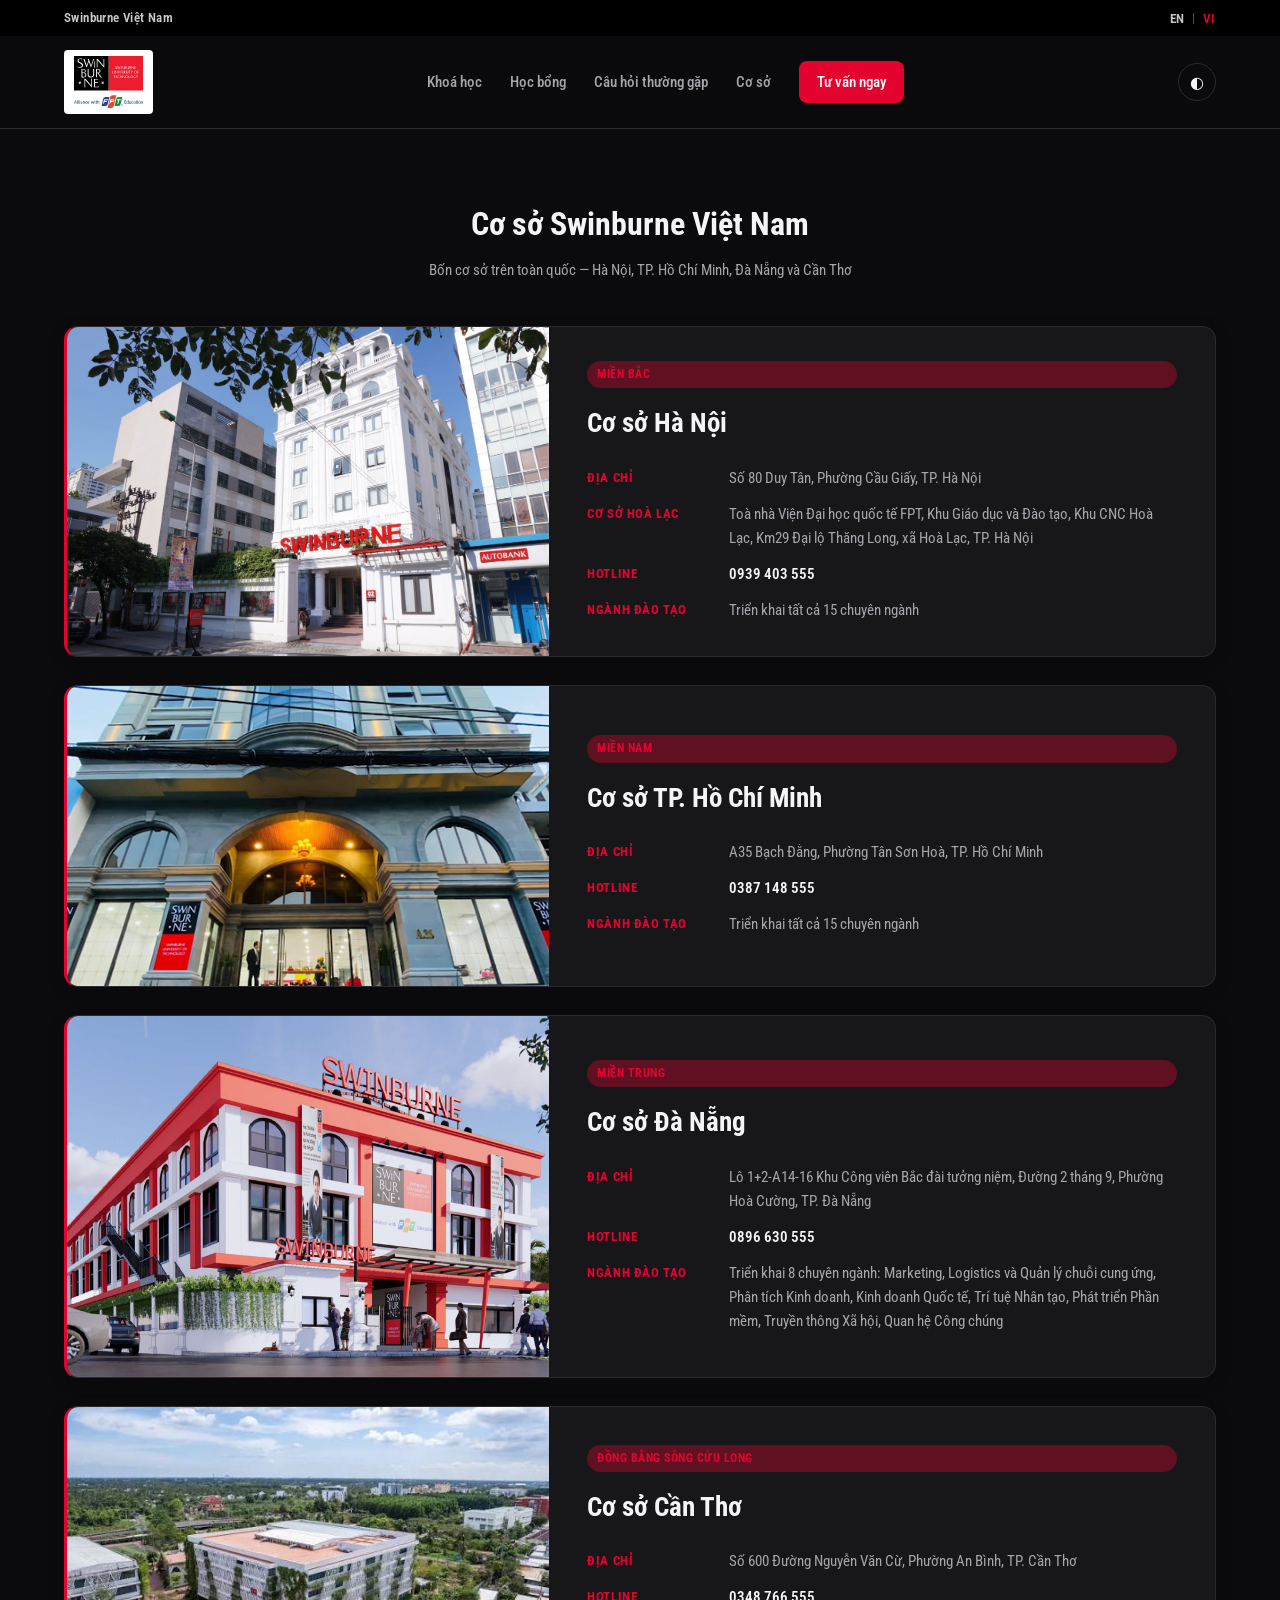
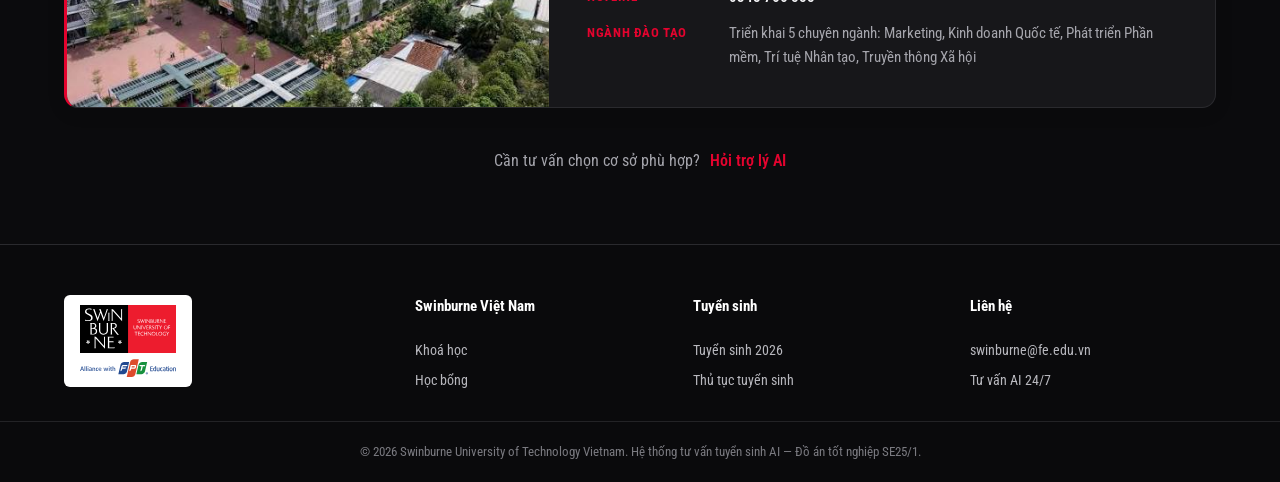
<file: frontend/campuses.html>
<!DOCTYPE html>
<html lang="vi" data-theme="dark">
<head>
<meta charset="UTF-8">
<meta name="viewport" content="width=device-width, initial-scale=1.0">
<title data-i18n="page.title.campus">Cơ sở | Swinburne Việt Nam</title>
<link rel="stylesheet" href="style.css?v=2">
</head>
<body>

  <!-- ===== TOP UTILITY BAR ===== -->
  <div class="utility-bar">
    <div class="utility-bar__inner">
      <span class="utility-bar__brand" data-i18n="util.brand">Swinburne Việt Nam</span>
      <span class="utility-bar__lang" id="langSwitch">
        <button type="button" class="lang-btn" data-lang="en">EN</button>
        <span class="lang-sep">|</span>
        <button type="button" class="lang-btn" data-lang="vi">VI</button>
      </span>
    </div>
  </div>

  <!-- ===== HEADER / NAVBAR ===== -->
  <header class="navbar">
    <div class="navbar__inner">
      <a href="index.html" class="brand">
        <img src="assets/logo-swinburne.svg" alt="Swinburne Vietnam" class="brand__logo">
      </a>

      <nav class="nav-links" id="navLinks">
        <a href="index.html#programs" data-i18n="nav.programs">Khoá học</a>
        <a href="index.html#scholarships" data-i18n="nav.scholarships">Học bổng</a>
        <a href="index.html#faq" data-i18n="nav.faq">Câu hỏi thường gặp</a>
        <a href="campuses.html" data-i18n="util.campus">Cơ sở</a>
        <a href="index.html#chat" class="nav-cta" data-i18n="nav.cta">Tư vấn ngay</a>
      </nav>

      <div class="navbar__controls">
        <button id="themeToggle" class="theme-toggle"
                data-i18n-aria="theme.aria" data-i18n-title="theme.title"
                aria-label="Chuyển chế độ sáng/tối" title="Sáng / Tối">
          <span class="theme-toggle__icon">◐</span>
        </button>
        <button id="menuToggle" class="menu-toggle" data-i18n-aria="menu.aria" aria-label="Mở menu">
          <span></span><span></span><span></span>
        </button>
      </div>
    </div>
  </header>

  <!-- ===== CAMPUSES ===== -->
  <section class="campuses" id="campuses">
    <h1 class="section__title" data-i18n="campus.title">Cơ sở Swinburne Việt Nam</h1>
    <p class="section__subtitle" data-i18n="campus.subtitle">Bốn cơ sở trên toàn quốc — Hà Nội, TP. Hồ Chí Minh, Đà Nẵng và Cần Thơ</p>

    <div class="campus-list">

      <article class="campus-card">
        <div class="campus-card__media">
          <img src="assets/Swinburne-Ha_Noi.jpg" alt="Swinburne Việt Nam — Cơ sở Hà Nội">
        </div>
        <div class="campus-card__body">
          <span class="card__tag" data-i18n="campus.tagNorth">Miền Bắc</span>
          <h2 data-i18n="campus.hanoi">Cơ sở Hà Nội</h2>
          <dl class="campus-info">
            <dt data-i18n="campus.address">Địa chỉ</dt>
            <dd>Số 80 Duy Tân, Phường Cầu Giấy, TP. Hà Nội</dd>

            <dt data-i18n="campus.branch">Cơ sở Hoà Lạc</dt>
            <dd>Toà nhà Viện Đại học quốc tế FPT, Khu Giáo dục và Đào tạo, Khu CNC Hoà Lạc, Km29 Đại lộ Thăng Long, xã Hoà Lạc, TP. Hà Nội</dd>

            <dt data-i18n="campus.hotline">Hotline</dt>
            <dd><a href="tel:+84939403555">0939 403 555</a></dd>

            <dt data-i18n="campus.majors">Ngành đào tạo</dt>
            <dd data-i18n="campus.allMajors">Triển khai tất cả 15 chuyên ngành</dd>
          </dl>
        </div>
      </article>

      <article class="campus-card">
        <div class="campus-card__media">
          <img src="assets/Swinburne-Ho_Chi_Minh.png" alt="Swinburne Việt Nam — Cơ sở TP. Hồ Chí Minh">
        </div>
        <div class="campus-card__body">
          <span class="card__tag" data-i18n="campus.tagSouth">Miền Nam</span>
          <h2 data-i18n="campus.hcm">Cơ sở TP. Hồ Chí Minh</h2>
          <dl class="campus-info">
            <dt data-i18n="campus.address">Địa chỉ</dt>
            <dd>A35 Bạch Đằng, Phường Tân Sơn Hoà, TP. Hồ Chí Minh</dd>

            <dt data-i18n="campus.hotline">Hotline</dt>
            <dd><a href="tel:+84387148555">0387 148 555</a></dd>

            <dt data-i18n="campus.majors">Ngành đào tạo</dt>
            <dd data-i18n="campus.allMajors">Triển khai tất cả 15 chuyên ngành</dd>
          </dl>
        </div>
      </article>

      <article class="campus-card">
        <div class="campus-card__media">
          <img src="assets/Swinburne-Da_Nang.jpg" alt="Swinburne Việt Nam — Cơ sở Đà Nẵng">
        </div>
        <div class="campus-card__body">
          <span class="card__tag" data-i18n="campus.tagCentral">Miền Trung</span>
          <h2 data-i18n="campus.danang">Cơ sở Đà Nẵng</h2>
          <dl class="campus-info">
            <dt data-i18n="campus.address">Địa chỉ</dt>
            <dd>Lô 1+2-A14-16 Khu Công viên Bắc đài tưởng niệm, Đường 2 tháng 9, Phường Hoà Cường, TP. Đà Nẵng</dd>

            <dt data-i18n="campus.hotline">Hotline</dt>
            <dd><a href="tel:+84896630555">0896 630 555</a></dd>

            <dt data-i18n="campus.majors">Ngành đào tạo</dt>
            <dd><span data-i18n="campus.majors8">Triển khai 8 chuyên ngành:</span> Marketing, Logistics và Quản lý chuỗi cung ứng, Phân tích Kinh doanh, Kinh doanh Quốc tế, Trí tuệ Nhân tạo, Phát triển Phần mềm, Truyền thông Xã hội, Quan hệ Công chúng</dd>
          </dl>
        </div>
      </article>

      <article class="campus-card">
        <div class="campus-card__media">
          <img src="assets/Swinburne-Can_Tho.jpg" alt="Swinburne Việt Nam — Cơ sở Cần Thơ">
        </div>
        <div class="campus-card__body">
          <span class="card__tag" data-i18n="campus.tagMekong">Đồng bằng sông Cửu Long</span>
          <h2 data-i18n="campus.cantho">Cơ sở Cần Thơ</h2>
          <dl class="campus-info">
            <dt data-i18n="campus.address">Địa chỉ</dt>
            <dd>Số 600 Đường Nguyễn Văn Cừ, Phường An Bình, TP. Cần Thơ</dd>

            <dt data-i18n="campus.hotline">Hotline</dt>
            <dd><a href="tel:+84348766555">0348 766 555</a></dd>

            <dt data-i18n="campus.majors">Ngành đào tạo</dt>
            <dd><span data-i18n="campus.majors5">Triển khai 5 chuyên ngành:</span> Marketing, Kinh doanh Quốc tế, Phát triển Phần mềm, Trí tuệ Nhân tạo, Truyền thông Xã hội</dd>
          </dl>
        </div>
      </article>

    </div>

    <p class="campus-note">
      <span data-i18n="campus.note">Cần tư vấn chọn cơ sở phù hợp?</span>
      <a href="index.html#chat" data-i18n="campus.noteCta">Hỏi trợ lý AI</a>
    </p>
  </section>

  <!-- ===== FOOTER ===== -->
  <footer class="footer">
    <div class="footer__top">
      <div class="footer__brand">
        <img src="assets/logo-swinburne.svg" alt="Swinburne Vietnam" class="footer__logo">
      </div>

      <div class="footer__col">
        <h4 data-i18n="footer.school">Swinburne Việt Nam</h4>
        <a href="index.html#programs" data-i18n="nav.programs">Khoá học</a>
        <a href="index.html#scholarships" data-i18n="nav.scholarships">Học bổng</a>
      </div>

      <div class="footer__col">
        <h4 data-i18n="footer.admission">Tuyển sinh</h4>
        <a href="#" data-i18n="footer.admission2026">Tuyển sinh 2026</a>
        <a href="#" data-i18n="footer.procedure">Thủ tục tuyển sinh</a>
      </div>

      <div class="footer__col">
        <h4 data-i18n="footer.contact">Liên hệ</h4>
        <a href="mailto:swinburne@fe.edu.vn">swinburne@fe.edu.vn</a>
        <a href="index.html#chat" data-i18n="footer.ai247">Tư vấn AI 24/7</a>
      </div>
    </div>

    <div class="footer__bottom">
      <p data-i18n="footer.copyright">© 2026 Swinburne University of Technology Vietnam. Hệ thống tư vấn tuyển sinh AI — Đồ án tốt nghiệp SE25/1.</p>
    </div>
  </footer>

  <script src="assets/marked.min.js"></script>
  <script src="script.js?v=2"></script>
</body>
</html>
</file>
<file: frontend/style.css>
@import url('https://fonts.googleapis.com/css2?family=Roboto+Condensed:ital,wght@0,400;0,500;0,600;0,700;1,400&display=swap');

/* ============================================
   SWINBURNE AI ADMISSION CONSULTANT — STYLES
   Theme: Đỏ (Swinburne Red) + Đen
   Font: Roboto Condensed (hỗ trợ tiếng Việt)
   Dark mode: nền đen, chữ trắng, nhấn đỏ
   Light mode: nền trắng, chữ đen, nhấn đỏ
   ============================================ */

/* ---------- DESIGN TOKENS ---------- */
:root {
  --swin-red: #E4032E;
  --swin-red-dim: #A8022A;
  --swin-red-glow: rgba(228, 3, 46, 0.35);

  --font-display: 'Roboto Condensed', 'Segoe UI', sans-serif;
  --font-body: 'Roboto Condensed', 'Segoe UI', sans-serif;

  --radius-sm: 8px;
  --radius-md: 14px;
  --radius-lg: 22px;

  --transition: 0.25s ease;
}

[data-theme="dark"] {
  --bg: #0B0B0D;
  --bg-elevated: #17171A;
  --bg-elevated-2: #1F1F23;
  --text-primary: #F5F5F7;
  --text-secondary: #A5A5AC;
  --border: #2A2A2E;
  --shadow: 0 8px 30px rgba(0, 0, 0, 0.5);
}

[data-theme="light"] {
  --bg: #FFFFFF;
  --bg-elevated: #F7F7F8;
  --bg-elevated-2: #EFEFF1;
  --text-primary: #111113;
  --text-secondary: #55555C;
  --border: #E2E2E5;
  --shadow: 0 8px 30px rgba(0, 0, 0, 0.08);
}

/* ---------- RESET ---------- */
* { box-sizing: border-box; margin: 0; padding: 0; }

html { scroll-behavior: smooth; }

body {
  background: var(--bg);
  color: var(--text-primary);
  font-family: var(--font-body);
  line-height: 1.6;
  transition: background var(--transition), color var(--transition);
}

a { color: inherit; text-decoration: none; }
button { font-family: inherit; cursor: pointer; border: none; background: none; color: inherit; }
img { max-width: 100%; display: block; }

a:focus-visible, button:focus-visible, input:focus-visible {
  outline: 2px solid var(--swin-red);
  outline-offset: 2px;
}

/* ---------- UTILITY BAR (dòng menu phụ phía trên, giống trang thật) ---------- */
.utility-bar {
  background: #000;
  color: #C9C9CC;
  font-size: 12.5px;
}

.utility-bar__inner {
  max-width: 1200px;
  margin: 0 auto;
  padding: 8px 24px;
  display: flex;
  gap: 22px;
  align-items: center;
}

.utility-bar__inner a { color: #C9C9CC; transition: color var(--transition); }
.utility-bar__inner a:hover { color: #fff; }

.utility-bar__brand {
  color: #C9C9CC;
  font-weight: 600;
  letter-spacing: 0.4px;
}

.utility-bar__lang {
  margin-left: auto;
  color: #C9C9CC;
  display: inline-flex;
  align-items: center;
  gap: 6px;
}
.lang-sep { color: #55555C; }

.lang-btn {
  background: none;
  border: none;
  padding: 2px 2px;
  color: #C9C9CC;
  font-size: 12.5px;
  font-weight: 600;
  letter-spacing: 0.3px;
  cursor: pointer;
  transition: color var(--transition);
}
.lang-btn:hover { color: #fff; }
.lang-btn.is-active { color: var(--swin-red); }

@media (max-width: 640px) {
  .utility-bar__inner a { display: none; }
  .utility-bar__inner { justify-content: flex-end; padding: 6px 16px; }
}

/* ---------- NAVBAR ---------- */
.navbar {
  position: sticky;
  top: 0;
  z-index: 100;
  background: color-mix(in srgb, var(--bg) 85%, transparent);
  backdrop-filter: blur(12px);
  border-bottom: 1px solid var(--border);
}

.brand__logo {
  height: 64px;
  width: auto;
  background: #fff;
  padding: 6px 10px;
  border-radius: 4px;
}

.navbar__inner {
  max-width: 1200px;
  margin: 0 auto;
  padding: 14px 24px;
  display: flex;
  align-items: center;
  justify-content: space-between;
  gap: 20px;
}

.brand {
  display: flex;
  align-items: center;
  gap: 10px;
  font-family: var(--font-display);
  font-weight: 700;
  letter-spacing: 0.5px;
  white-space: nowrap;
}

.brand__mark {
  width: 34px;
  height: 34px;
  display: grid;
  place-items: center;
  background: var(--swin-red);
  color: #fff;
  border-radius: var(--radius-sm);
  font-size: 18px;
}

.brand__text em { color: var(--swin-red); font-style: normal; }

.nav-links {
  display: flex;
  align-items: center;
  gap: 28px;
  font-size: 15px;
  font-weight: 500;
}

.nav-links a { color: var(--text-secondary); transition: color var(--transition); }
.nav-links a:hover { color: var(--text-primary); }

.nav-cta {
  background: var(--swin-red);
  color: #fff !important;
  padding: 9px 18px;
  border-radius: var(--radius-sm);
  transition: background var(--transition), transform var(--transition);
}
.nav-cta:hover { background: var(--swin-red-dim); transform: translateY(-1px); }

.navbar__controls { display: flex; align-items: center; gap: 10px; }

.theme-toggle {
  width: 38px;
  height: 38px;
  border-radius: 50%;
  border: 1px solid var(--border);
  display: grid;
  place-items: center;
  font-size: 16px;
  transition: border-color var(--transition), transform var(--transition);
}
.theme-toggle:hover { border-color: var(--swin-red); transform: rotate(20deg); }

.menu-toggle {
  display: none;
  flex-direction: column;
  gap: 5px;
  width: 34px;
  height: 34px;
  align-items: center;
  justify-content: center;
}
.menu-toggle span {
  width: 22px;
  height: 2px;
  background: var(--text-primary);
  border-radius: 2px;
}

/* ---------- HERO (2 cột: text trái, ảnh phải — giống trang thật) ---------- */
.hero {
  position: relative;
  max-width: 1200px;
  margin: 0 auto;
  padding: 64px 24px;
  display: grid;
  grid-template-columns: 1fr 1.1fr;
  gap: 48px;
  align-items: center;
  overflow: hidden;
}

.hero__text { position: relative; }

.eyebrow {
  display: inline-block;
  color: var(--swin-red);
  font-weight: 600;
  font-size: 13px;
  letter-spacing: 1.5px;
  text-transform: uppercase;
  margin-bottom: 18px;
}

.hero__title {
  font-family: var(--font-display);
  font-size: clamp(30px, 5vw, 46px);
  font-weight: 700;
  line-height: 1.18;
}

.hero__title-accent { color: var(--swin-red); }

.hero__bullets {
  margin: 22px 0 0;
  list-style: none;
  display: flex;
  flex-direction: column;
  gap: 10px;
}

.hero__bullets li {
  position: relative;
  padding-left: 22px;
  color: var(--text-secondary);
  font-size: 16px;
}
.hero__bullets li::before {
  content: "";
  position: absolute;
  left: 0;
  top: 9px;
  width: 7px;
  height: 7px;
  border-radius: 50%;
  background: var(--swin-red);
}
.hero__bullets strong { color: var(--text-primary); }

.hero__actions {
  margin-top: 32px;
  display: flex;
  gap: 14px;
  flex-wrap: wrap;
}

.hero__media {
  position: relative;
  border-radius: var(--radius-lg);
  overflow: hidden;
  box-shadow: var(--shadow);
  aspect-ratio: 4 / 3;
}
.hero__media img {
  width: 100%;
  height: 100%;
  object-fit: cover;
}
.hero__media::after {
  content: "";
  position: absolute;
  inset: 0;
  background: linear-gradient(135deg, var(--swin-red-glow) 0%, transparent 55%);
  pointer-events: none;
}

/* ---------- WHY CHOOSE US ---------- */
.why-choose {
  width: 100%;
  background: #17171A;
  color: #F5F5F7;
  padding: 100px 24px;
}
[data-theme="light"] .why-choose { background: #16161A; }

.section__title--light { color: #fff; }

.why-choose__grid {
  max-width: 1100px;
  margin: 36px auto 0;
  display: grid;
  grid-template-columns: repeat(5, 1fr);
  gap: 24px;
  text-align: center;
}

.why-item__icon {
  display: block;
  width: 48px;
  height: 48px;
  margin: 0 auto 14px;
  object-fit: contain;
}

.why-item p {
  font-size: 13.5px;
  color: #B8B8BE;
  line-height: 1.5;
}

@media (max-width: 860px) {
  .hero { grid-template-columns: 1fr; }
  .hero__media { order: -1; }
  .why-choose__grid { grid-template-columns: repeat(3, 1fr); }
}
@media (max-width: 480px) {
  .why-choose__grid { grid-template-columns: repeat(2, 1fr); }
}

.btn {
  padding: 13px 26px;
  border-radius: var(--radius-sm);
  font-weight: 600;
  font-size: 15px;
  transition: transform var(--transition), background var(--transition), border-color var(--transition);
  display: inline-block;
}
.btn--primary {
  background: var(--swin-red);
  color: #fff;
}
.btn--primary:hover { background: var(--swin-red-dim); transform: translateY(-2px); }

.btn--ghost {
  border: 1px solid var(--border);
  color: var(--text-primary);
}
.btn--ghost:hover { border-color: var(--swin-red); transform: translateY(-2px); }

/* ---------- SECTIONS SHARED ---------- */
section:not(.hero):not(.why-choose) {
  max-width: 1200px;
  margin: 0 auto;
  padding: 70px 24px;
}

.section__title {
  font-family: var(--font-display);
  font-size: clamp(24px, 4vw, 32px);
  font-weight: 700;
  text-align: center;
}

.section__subtitle {
  text-align: center;
  color: var(--text-secondary);
  margin-top: 8px;
  font-size: 15px;
}

.section__source {
  grid-column: 1 / -1;
  text-align: center;
  color: var(--text-secondary);
  font-size: 13px;
  font-style: italic;
  margin-top: 4px;
}
.section__source a {
  color: var(--accent, #e00);
}

/* ---------- QUICK FAQ CHIPS ---------- */
.quick-faq__grid {
  margin-top: 36px;
  display: grid;
  grid-template-columns: repeat(3, 1fr);
  gap: 14px;
}

.faq-chip {
  display: flex;
  align-items: center;
  gap: 10px;
  padding: 16px 18px;
  background: var(--bg-elevated);
  border: 1px solid var(--border);
  border-radius: var(--radius-md);
  font-size: 15px;
  font-weight: 500;
  text-align: left;
  transition: border-color var(--transition), transform var(--transition), background var(--transition);
}
.faq-chip:hover {
  border-color: var(--swin-red);
  background: var(--bg-elevated-2);
  transform: translateY(-2px);
}
.faq-chip__icon { font-size: 18px; }

/* ---------- CARDS (Programs / Scholarships) ---------- */
.programs__grid,
.scholarships__grid {
  margin-top: 36px;
  display: grid;
  grid-template-columns: repeat(3, 1fr);
  gap: 20px;
}

.card {
  background: var(--bg-elevated);
  border: 1px solid var(--border);
  border-radius: var(--radius-sm);
  padding: 26px;
  box-shadow: 0 4px 18px rgba(0, 0, 0, 0.12);
  transition: transform var(--transition), box-shadow var(--transition);
}
.card:hover {
  transform: translateY(-4px);
  box-shadow: 0 10px 28px rgba(0, 0, 0, 0.18);
}

.card__tag {
  display: inline-block;
  background: var(--swin-red-glow);
  color: var(--swin-red);
  font-size: 12px;
  font-weight: 700;
  letter-spacing: 0.5px;
  text-transform: uppercase;
  padding: 4px 10px;
  border-radius: 20px;
  margin-bottom: 14px;
}

.card h3 { font-family: var(--font-display); font-size: 19px; margin-bottom: 8px; }
.card p { color: var(--text-secondary); font-size: 14.5px; }

.card--accent { border-left: 3px solid var(--swin-red); }

.card .card__value {
  color: var(--swin-red);
  font-weight: 700;
  font-size: 15px;
  margin-bottom: 10px;
}

.card--media {
  padding: 0;
  overflow: hidden;
  border-radius: var(--radius-sm);
  box-shadow: 0 4px 18px rgba(0, 0, 0, 0.12);
}
.card--media .card__media { aspect-ratio: 16/10; overflow: hidden; }
.card--media .card__media img {
  width: 100%; height: 100%; object-fit: cover;
  transition: transform 0.4s ease;
}
.card--media:hover .card__media img { transform: scale(1.06); }
.card--media .card__body { padding: 22px; }
.card--media .card__body p { min-height: 44px; }

.card__link {
  display: inline-flex;
  align-items: center;
  gap: 8px;
  margin-top: 16px;
  padding: 10px 18px;
  background: #2B2B31;
  color: #fff;
  font-size: 13.5px;
  font-weight: 600;
  border-radius: 6px;
  transition: background var(--transition);
}
.card__link:hover { background: var(--swin-red); }
[data-theme="light"] .card__link { background: #22222A; }

/* ---------- CAMPUSES PAGE ---------- */
.campuses {
  max-width: 1500px;
  margin: 0 auto;
  padding: 64px 24px 90px;
}

.campus-list {
  margin-top: 44px;
  display: flex;
  flex-direction: column;
  gap: 28px;
}

.campus-card {
  display: grid;
  grid-template-columns: minmax(320px, 42%) 1fr;
  background: var(--bg-elevated);
  border: 1px solid var(--border);
  border-left: 3px solid var(--swin-red);
  border-radius: var(--radius-md);
  overflow: hidden;
  box-shadow: 0 4px 18px rgba(0, 0, 0, 0.12);
  transition: transform var(--transition), box-shadow var(--transition);
}
.campus-card:hover {
  transform: translateY(-3px);
  box-shadow: 0 12px 32px rgba(0, 0, 0, 0.2);
}

.campus-card__media {
  overflow: hidden;
  min-height: 300px;
}
.campus-card__media img {
  width: 100%;
  height: 100%;
  object-fit: cover;
  transition: transform 0.4s ease;
}
.campus-card:hover .campus-card__media img { transform: scale(1.05); }

.campus-card__body {
  padding: 34px 38px;
  display: flex;
  flex-direction: column;
  justify-content: center;
}

.campus-card__body h2 {
  font-family: var(--font-display);
  font-size: 27px;
  margin-bottom: 20px;
}

.campus-info {
  display: grid;
  grid-template-columns: minmax(120px, auto) 1fr;
  gap: 12px 22px;
  font-size: 15px;
}
.campus-info dt {
  color: var(--swin-red);
  font-weight: 700;
  text-transform: uppercase;
  font-size: 12.5px;
  letter-spacing: 0.6px;
  padding-top: 2px;
}
.campus-info dd { color: var(--text-secondary); }
.campus-info dd a { color: var(--text-primary); font-weight: 600; }
.campus-info dd a:hover { color: var(--swin-red); }

.campus-note {
  margin-top: 40px;
  text-align: center;
  color: var(--text-secondary);
}
.campus-note a {
  color: var(--swin-red);
  font-weight: 600;
  margin-left: 6px;
}
.campus-note a:hover { text-decoration: underline; }

@media (max-width: 900px) {
  .campus-card { grid-template-columns: 1fr; }
  .campus-card__media { min-height: 0; aspect-ratio: 16 / 9; }
  .campus-card__body { padding: 26px 22px; }
  .campus-info { grid-template-columns: 1fr; gap: 4px 0; }
  .campus-info dd { margin-bottom: 12px; }
}

/* ---------- GALLERY ---------- */
.gallery__grid {
  margin-top: 36px;
  display: grid;
  grid-template-columns: repeat(4, 1fr);
  gap: 14px;
}

.gallery__grid img {
  width: 100%;
  aspect-ratio: 4 / 3;
  height: auto;
  object-fit: cover;
  border-radius: var(--radius-md);
  border: 1px solid var(--border);
  transition: transform var(--transition), opacity var(--transition);
}
.gallery__grid img:hover { transform: scale(1.03); opacity: 0.92; }

@media (max-width: 860px) {
  .gallery__grid {
    grid-template-columns: repeat(2, 1fr);
  }
}

/* ---------- CHAT WIDGET ---------- */
.chat-widget {
  position: fixed;
  bottom: 24px;
  right: 24px;
  z-index: 999;
}

.chat-fab {
  width: 60px;
  height: 60px;
  border-radius: 50%;
  background: var(--swin-red);
  color: #fff;
  font-size: 26px;
  display: grid;
  place-items: center;
  box-shadow: 0 6px 22px var(--swin-red-glow);
  transition: transform var(--transition);
}
.chat-fab:hover { transform: scale(1.08); }

.chat-panel {
  position: absolute;
  bottom: 76px;
  right: 0;
  width: 370px;
  max-width: calc(100vw - 32px);
  height: 520px;
  max-height: 70vh;
  background: var(--bg-elevated);
  border: 1px solid var(--border);
  border-radius: var(--radius-lg);
  box-shadow: var(--shadow);
  display: flex;
  flex-direction: column;
  overflow: hidden;
  opacity: 0;
  transform: translateY(16px) scale(0.97);
  pointer-events: none;
  transition: opacity var(--transition), transform var(--transition);
}

.chat-panel.open {
  opacity: 1;
  transform: translateY(0) scale(1);
  pointer-events: auto;
}

.chat-panel__header {
  display: flex;
  align-items: center;
  justify-content: space-between;
  padding: 16px 18px;
  background: var(--swin-red);
  color: #fff;
}

.chat-panel__title {
  display: flex;
  align-items: center;
  gap: 8px;
  font-weight: 600;
  font-size: 15px;
}

.chat-panel__dot {
  width: 8px;
  height: 8px;
  border-radius: 50%;
  background: #4CE072;
  display: inline-block;
}

/* Nhãn cho biết câu trả lời vừa rồi do API nào sinh ra — để thấy được
   cơ chế failover khi demo mà không cần mở log server. */
.chat-panel__provider {
  font-size: 10px;
  font-weight: 600;
  letter-spacing: 0.04em;
  text-transform: uppercase;
  padding: 2px 7px;
  border-radius: 999px;
  background: rgba(255, 255, 255, 0.22);
  color: #fff;
}

.chat-panel__provider[data-provider="openrouter"] { background: #E8912D; }
.chat-panel__provider[data-provider="none"] { background: #444; }

.chat-panel__close { color: #fff; font-size: 16px; opacity: 0.85; }
.chat-panel__close:hover { opacity: 1; }

.chat-panel__messages {
  flex: 1;
  overflow-y: auto;
  padding: 16px;
  display: flex;
  flex-direction: column;
  gap: 12px;
}

.msg {
  max-width: 85%;
  padding: 10px 14px;
  border-radius: var(--radius-md);
  font-size: 14px;
  line-height: 1.5;
}

.msg--bot {
  align-self: flex-start;
  background: var(--bg-elevated-2);
  border-bottom-left-radius: 4px;
}

.msg--user {
  align-self: flex-end;
  background: var(--swin-red);
  color: #fff;
  border-bottom-right-radius: 4px;
}

.chat-panel__suggestions {
  display: flex;
  gap: 8px;
  padding: 0 16px 12px;
  flex-wrap: wrap;
}

.chip {
  font-size: 12.5px;
  padding: 6px 12px;
  border-radius: 20px;
  border: 1px solid var(--border);
  color: var(--text-secondary);
  transition: border-color var(--transition), color var(--transition);
}
.chip:hover { border-color: var(--swin-red); color: var(--text-primary); }

.chat-panel__input {
  display: flex;
  align-items: center;
  gap: 8px;
  padding: 12px;
  border-top: 1px solid var(--border);
}

.chat-panel__input input {
  flex: 1;
  background: var(--bg);
  border: 1px solid var(--border);
  border-radius: 20px;
  padding: 10px 16px;
  color: var(--text-primary);
  font-size: 14px;
}
.chat-panel__input input:focus { outline: none; border-color: var(--swin-red); }

.chat-send {
  width: 38px;
  height: 38px;
  border-radius: 50%;
  background: var(--swin-red);
  color: #fff;
  display: grid;
  place-items: center;
  flex-shrink: 0;
  transition: background var(--transition);
}
.chat-send:hover { background: var(--swin-red-dim); }

/* ---------- FOOTER ---------- */
.footer {
  background: #0A0A0C;
  color: #C9C9CC;
  border-top: 1px solid var(--border);
}

.footer__top {
  max-width: 1200px;
  margin: 0 auto;
  padding: 50px 24px 30px;
  display: grid;
  grid-template-columns: 1.3fr 1fr 1fr 1fr;
  gap: 32px;
}

.footer__logo {
  height: 92px;
  background: #fff;
  padding: 10px 16px;
  border-radius: 6px;
}

.footer__col h4 {
  color: #fff;
  font-size: 14.5px;
  margin-bottom: 14px;
}

.footer__col {
  display: flex;
  flex-direction: column;
  gap: 8px;
  font-size: 13.5px;
}

.footer__col a { color: #B8B8BE; transition: color var(--transition); }
.footer__col a:hover { color: var(--swin-red); }

.footer__bottom {
  border-top: 1px solid #232326;
  padding: 20px 24px;
  text-align: center;
  font-size: 12.5px;
  color: #7A7A80;
}

@media (max-width: 640px) {
  .footer__top { grid-template-columns: 1fr 1fr; }
}
@media (max-width: 400px) {
  .footer__top { grid-template-columns: 1fr; }
}

/* ============================================
   RESPONSIVE — MOBILE
   ============================================ */
@media (max-width: 860px) {
  .programs__grid,
  .scholarships__grid,
  .quick-faq__grid {
    grid-template-columns: repeat(2, 1fr);
  }
}

@media (max-width: 640px) {
  /* Neo vào chính navbar (position: sticky nên nó là mốc định vị), KHÔNG dùng
     toạ độ cứng: chiều cao navbar đổi theo cỡ logo, và vị trí navbar trên màn
     hình cũng đổi khi utility bar cuộn đi mất. top: 100% luôn bám đúng mép dưới
     navbar trong mọi trường hợp. */
  .nav-links {
    position: absolute;
    top: 100%;
    left: 0;
    right: 0;
    background: var(--bg-elevated);
    border-bottom: 1px solid var(--border);
    flex-direction: column;
    align-items: flex-start;
    gap: 0;
    padding: 8px 24px;
    transform: translateY(-120%);
    /* visibility để menu đóng không Tab vào được và không loé qua navbar lúc
       trượt; 0s trễ đúng bằng thời gian transform nên chỉ ẩn sau khi trượt xong. */
    visibility: hidden;
    transition: transform var(--transition), visibility 0s linear 0.25s;
  }
  .nav-links.open {
    transform: translateY(0);
    visibility: visible;
    transition: transform var(--transition), visibility 0s;
  }
  .nav-links a { width: 100%; padding: 14px 0; border-bottom: 1px solid var(--border); }
  .nav-links a:last-child { border-bottom: none; }
  .nav-cta { text-align: center; margin: 10px 0; }

  .menu-toggle { display: flex; }

  .programs__grid,
  .scholarships__grid,
  .quick-faq__grid {
    grid-template-columns: 1fr;
  }

  .chat-panel {
    width: calc(100vw - 32px);
    right: -8px;
  }

  .hero { padding: 70px 20px 60px; }
}
</file>
